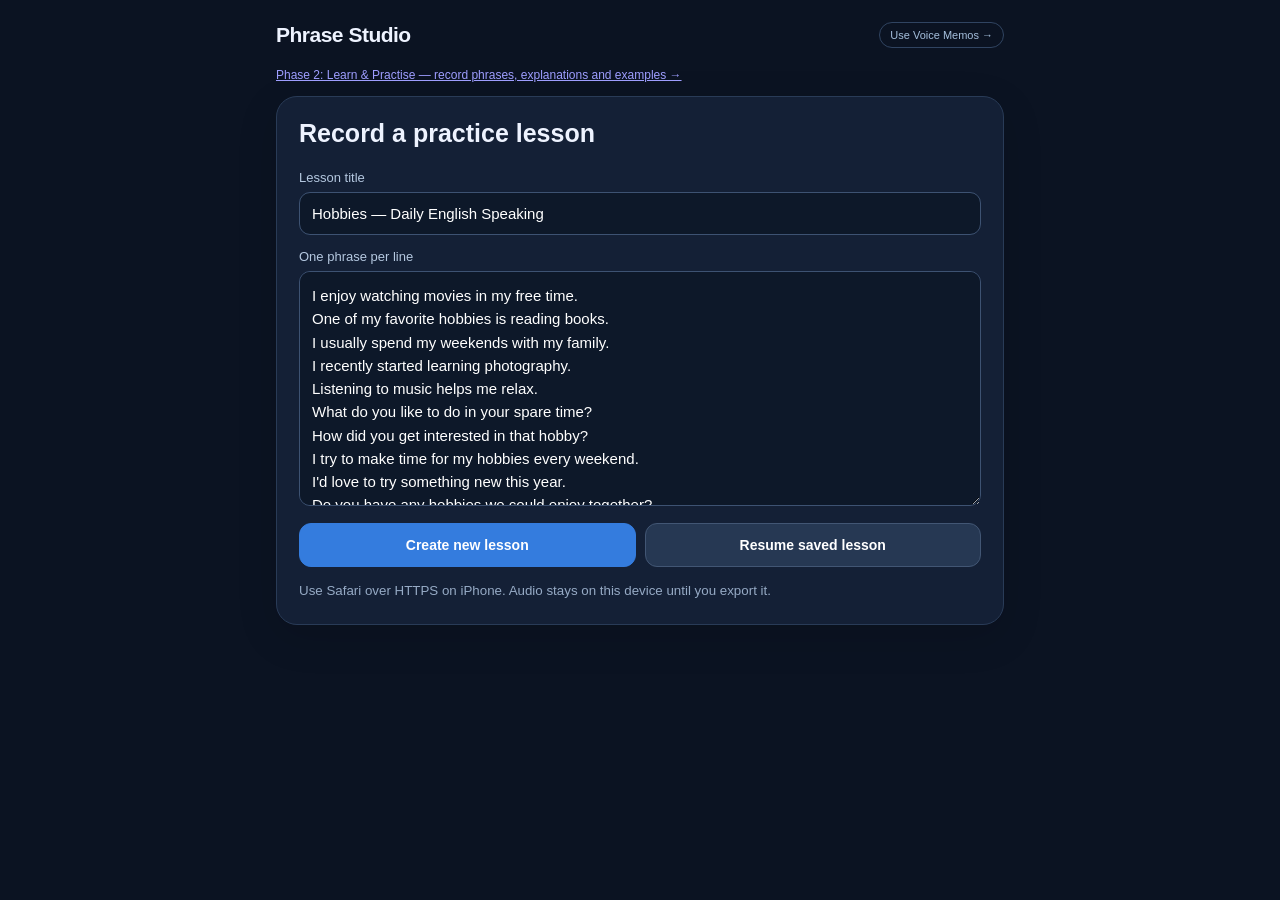
<file: index.html>
<!doctype html><html lang="en"><head><meta charset="utf-8"><meta name="viewport" content="width=device-width, initial-scale=1, viewport-fit=cover"><meta name="theme-color" content="#111c32"><link rel="manifest" href="manifest.webmanifest"><link rel="stylesheet" href="styles.css"><title>Phrase Studio — Recorder</title></head><body><main class="shell"><header><span class="brand">Phrase Studio</span><a class="pill" href="voice-memos.html" style="text-decoration:none">Use Voice Memos →</a></header><p class="hint"><a href="phase2.html">Phase 2: Learn &amp; Practise — record phrases, explanations and examples →</a></p><section class="panel setup" id="setup"><h1>Record a practice lesson</h1><label>Lesson title<input id="lessonTitle" value="Hobbies — Daily English Speaking" maxlength="120"></label><label>One phrase per line<textarea id="phrases" rows="9" spellcheck="false"></textarea></label><div class="actions"><button id="newLesson" class="primary">Create new lesson</button><button id="loadSession">Resume saved lesson</button></div><small>Use Safari over HTTPS on iPhone. Audio stays on this device until you export it.</small></section><section class="panel hidden" id="studio"><div class="stats"><span id="position">Phrase 1 / 1</span><span id="recordStatus" role="status">Ready</span></div><div class="phrase"><div class="eyebrow">SAY THIS PHRASE TWICE</div><div id="phraseText"></div><div class="eyebrow">Speak naturally • tap Next when finished</div></div><div class="quality"><label>Recording quality <select id="recordMode"><option value="balanced" selected>Balanced Voice (recommended)</option><option value="speech">Speech optimized (high gain)</option><option value="natural">Natural (original)</option></select></label><div class="level">Input level <meter id="inputMeter" min="0" max="100" value="0"></meter><span id="levelLabel">—</span></div><small id="micSettings">Browser audio settings vary by device.</small></div><div class="clock"><strong id="elapsed">0.0s</strong><span id="avg">Average: —</span></div><div class="actions"><button id="start" class="primary">● Record</button><button id="next" disabled>Next phrase →</button><button id="stop" disabled>Stop</button></div><div class="actions"><button id="prev">← Previous</button><button id="retake">Retake this phrase</button><button id="play">▶ Play saved</button></div><div class="actions"><button id="export" class="primary">Export session ZIP</button><button id="backSetup">Lessons</button></div><p class="hint" id="notice">Each phrase saves locally. A retake replaces only that phrase's audio.</p><div class="list"><h2>Phrase progress</h2><div id="phraseList"></div></div></section></main><script src="app.js"></script></body></html>
</file>
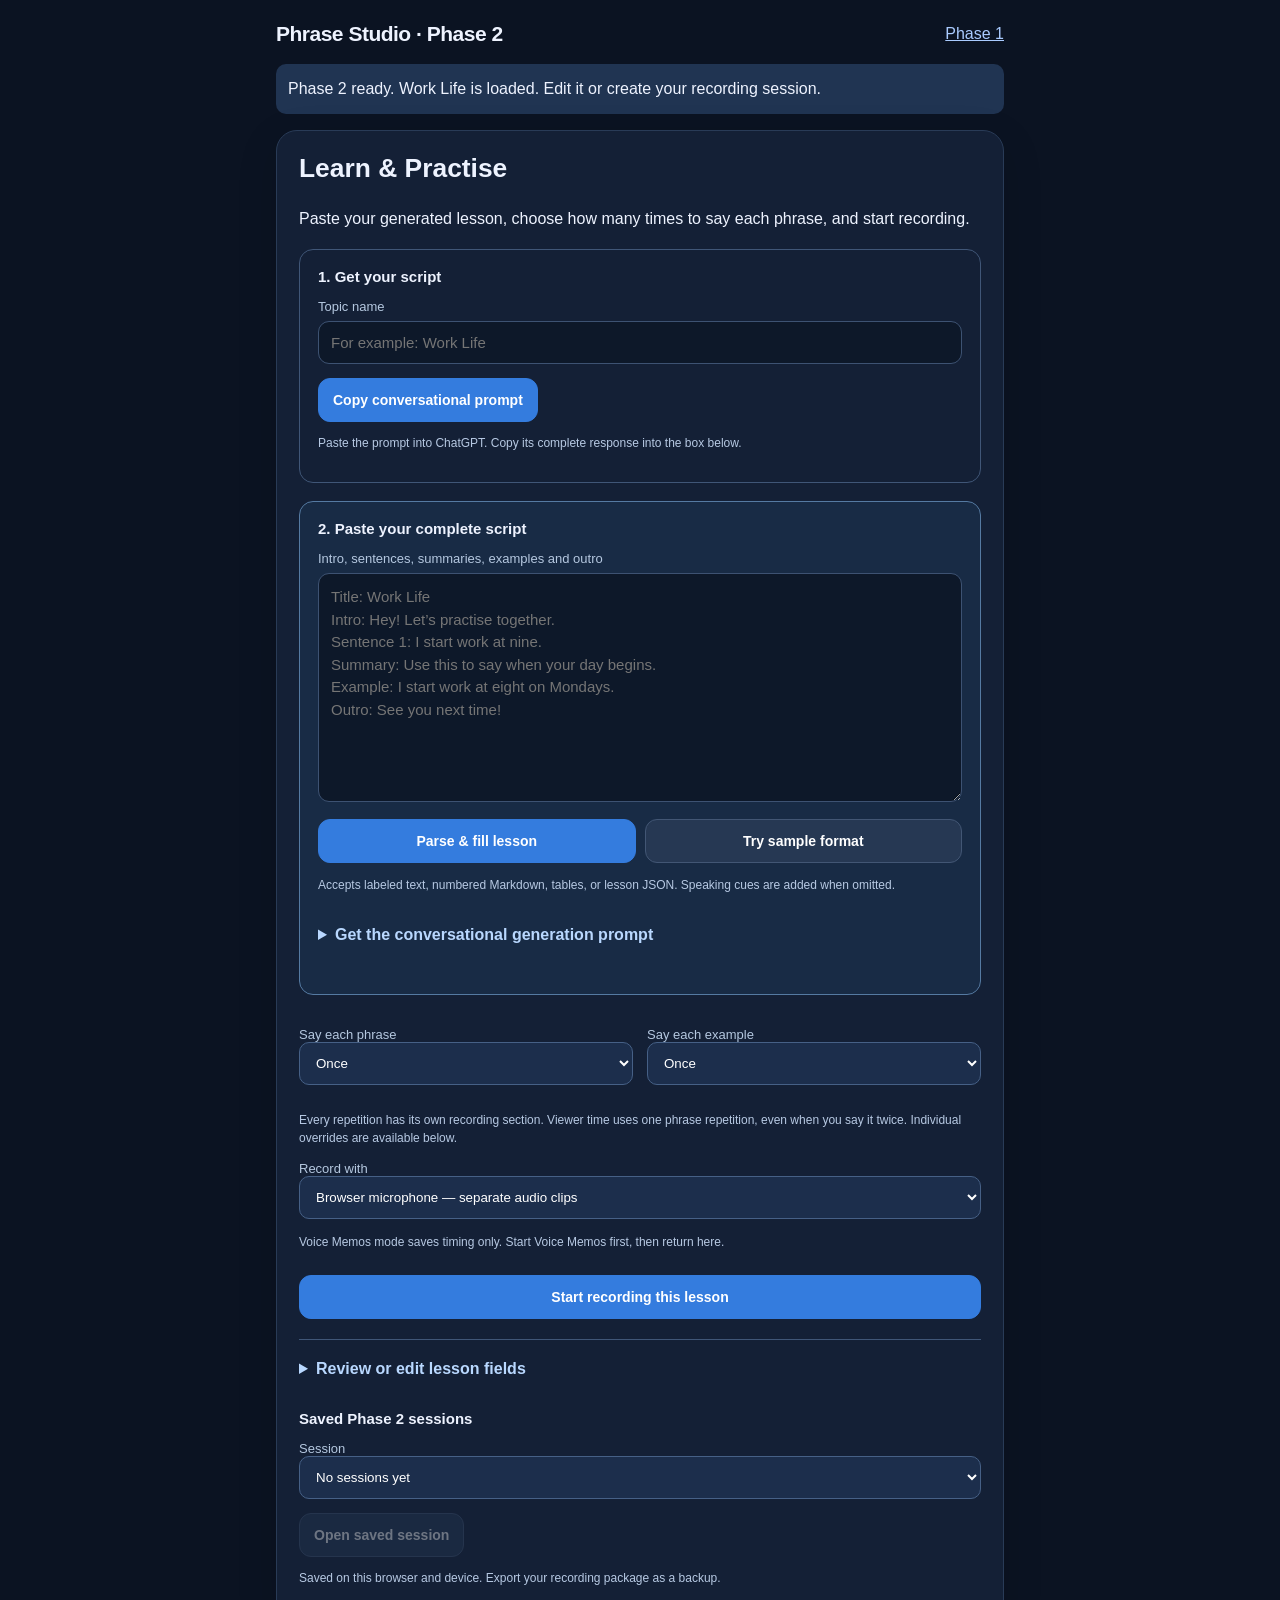
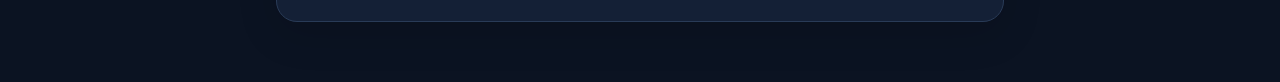
<file: phase2.html>
<!doctype html>
<html lang="en"><head><meta charset="utf-8"><meta name="viewport" content="width=device-width,initial-scale=1,viewport-fit=cover"><meta name="theme-color" content="#111c32"><title>Phrase Studio — Phase 2</title><link rel="stylesheet" href="styles.css"><link rel="stylesheet" href="phase2.css?v=8"></head>
<body><main class="shell"><header><span class="brand">Phrase Studio · Phase 2</span><a href="./">Phase 1</a></header>
<p id="notice" role="status" aria-live="polite">Opening your saved lessons…</p>
<section class="panel" id="setup"><h1>Learn &amp; Practise</h1><p>Paste your generated lesson, choose how many times to say each phrase, and start recording.</p>
<section class="topic-panel"><h2>1. Get your script</h2><label>Topic name<input id="topicName" placeholder="For example: Work Life" maxlength="150"></label><button id="copyTopicPrompt" class="primary">Copy conversational prompt</button><p class="hint">Paste the prompt into ChatGPT. Copy its complete response into the box below.</p></section><section class="paste-panel"><h2>2. Paste your complete script</h2><label for="pasteScript">Intro, sentences, summaries, examples and outro<textarea id="pasteScript" rows="9" placeholder="Title: Work Life
Intro: Hey! Let’s practise together.
Sentence 1: I start work at nine.
Summary: Use this to say when your day begins.
Example: I start work at eight on Mondays.
Outro: See you next time!"></textarea></label><div class="actions"><button id="parseScript" class="primary">Parse &amp; fill lesson</button><button id="loadSample">Try sample format</button></div><p id="parseResult" class="hint" aria-live="polite">Accepts labeled text, numbered Markdown, tables, or lesson JSON. Speaking cues are added when omitted.</p>
<details id="promptPanel"><summary>Get the conversational generation prompt</summary><textarea id="generationPrompt" rows="10" readonly aria-label="Reusable generation prompt"></textarea><button id="copyPrompt">Copy generation prompt</button></details></section>
<div class="settings"><label>Say each phrase<select id="phraseRepetitions"><option value="1">Once</option><option value="2">Twice</option></select></label><label>Say each example<select id="exampleRepetitions"><option value="1">Once</option><option value="2">Twice</option></select></label></div><p class="hint">Every repetition has its own recording section. Viewer time uses one phrase repetition, even when you say it twice. Individual overrides are available below.</p>
<label>Record with<select id="source"><option value="browser">Browser microphone — separate audio clips</option><option value="voice-memos">Apple Voice Memos — timing companion</option></select></label><p class="hint">Voice Memos mode saves timing only. Start Voice Memos first, then return here.</p>
<button id="quickCreate" class="primary" disabled>Start recording this lesson</button>
<details id="reviewFields"><summary>Review or edit lesson fields</summary>
<div class="actions"><button id="workLife">Load Work Life lesson</button><button id="blank">New blank lesson</button><button id="importButton">Import lesson JSON</button><input id="importFile" type="file" accept=".json,application/json" hidden></div>
<label>Lesson title<input id="title" maxlength="120"></label><label>Introduction<textarea id="intro" rows="5"></textarea></label>
<div class="settings"><label>Extra speaking time (seconds)<input id="buffer" type="number" min="0" max="10" step="0.5" value="1"></label><label>Minimum viewer time (seconds)<input id="minimum" type="number" min="1" max="30" step="0.5" value="3"></label></div>
<p class="hint">Automatic time = the recorded phrase alone + extra speaking time, with the minimum above. You can set an exact time for each phrase.</p>
<div id="lessonPhrases"></div><button id="addPhrase">+ Add phrase</button><label>Outro<textarea id="outro" rows="5"></textarea></label>
<div class="actions"><button id="create" class="primary" disabled>Create recording session</button><button id="saveLesson">Download lesson script</button></div>
</details><h2>Saved Phase 2 sessions</h2><label>Session<select id="saved"><option>No sessions yet</option></select></label><button id="resume" disabled>Open saved session</button><p class="hint">Saved on this browser and device. Export your recording package as a backup.</p></section>
<section id="studio" class="panel hidden"><div class="stats"><span id="position"></span><span id="status"></span></div><h1 id="lessonName"></h1>
<div id="markerPanel" class="mark hidden"><strong>Say this marker in Voice Memos</strong><p id="marker"></p><p>Speak the marker after starting timing. Then tap “Begin section” immediately before reading.</p></div>
<div class="phrase"><div class="eyebrow" id="sectionLabel"></div><div id="script"></div><p class="hint" id="instruction"></p></div>
<aside id="upNext" class="up-next"></aside><div id="viewerPanel" class="viewer hidden"><strong>YOUR TURN — SAY IT ALOUD!</strong><p id="viewerPhrase"></p><div class="line-area"><div id="practiceLine"></div></div></div>
<details id="recordingOptions"><summary>Recording and practice settings</summary><p id="timing"></p><div id="practiceSettings" class="settings hidden"><label>Exact viewer time (seconds, optional)<input id="override" type="number" min="1" max="120" step="0.5" placeholder="Automatic"></label><button id="saveOverride">Save viewer time</button><button id="previewTimer">Preview timer</button></div>
<div id="micControls"><label>Microphone mode<select id="micMode"><option value="balanced">Balanced Voice</option><option value="speech">Speech optimized</option><option value="natural">Natural</option></select></label><div class="level"><label for="meter">Input level</label><meter id="meter" min="0" max="100" value="0"></meter><span id="level"></span></div></div>
</details><div class="clock"><strong id="elapsed">0.0s</strong></div>
<p id="sourceNote" class="hint hidden"></p>
<div class="capture-controls" aria-label="Recording controls">
<p id="flowHint" class="capture-hint" aria-live="polite"></p>
<div class="actions record-actions"><button id="record" class="primary">Start recording</button><button id="begin" class="primary hidden">Marker spoken — begin section</button><button id="next" class="primary hidden" disabled>Save &amp; next →</button><button id="stopPreview" class="primary hidden" disabled>Stop playback</button></div>
<div class="actions interruption-actions"><button id="pauseRecording" class="hidden" disabled>Pause</button><button id="restartSection" class="hidden" disabled>Redo this section</button></div>
</div>
<details id="stopOptions" class="hidden"><summary>Save and stop here</summary><p class="hint" id="stopHelp">Save this section without moving on. You can continue later.</p><button id="stop" disabled>Save this section &amp; stop</button></details>
<details id="recordingHelp"><summary>How pause and redo work</summary><p id="interruptionHelp" class="hint"></p></details>
<details id="reviewOptions"><summary id="reviewSummary">Review recording</summary>
<div class="actions"><button id="play">Listen to this section</button><button id="previewLesson">Listen to full lesson</button></div>
<div class="actions"><button id="previous">← View previous section</button><button id="skip">View next section →</button></div>
<details id="allSections"><summary>Choose a section</summary><div id="progress"></div></details>
</details>
<details id="downloadOptions"><summary>Finish &amp; download</summary><p class="hint" id="exportHelp"></p><div class="actions"><button id="exportZip" class="primary">Download recording ZIP</button><button id="exportJson">Timing backup (JSON)</button></div></details>
<button id="back" class="quiet-button">← Back to lessons</button>
</section></main><script src="phase2-core.js?v=7"></script><script src="phase2-import.js?v=7"></script><script src="phase2-work-life.js?v=7"></script><script src="phase2.js?v=10"></script></body></html>
</file>
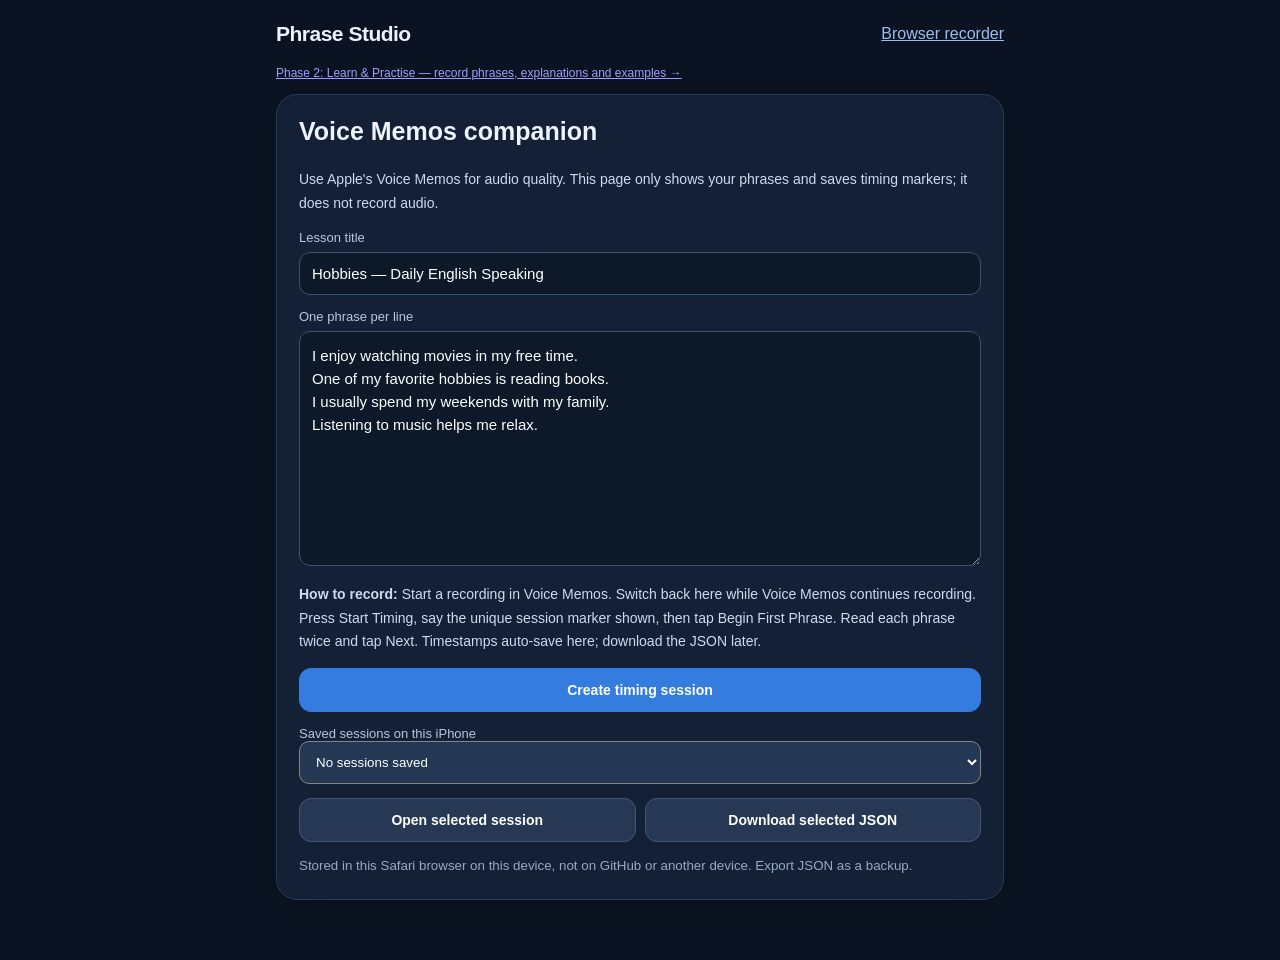
<file: voice-memos.html>
<!doctype html><html lang="en"><head><meta charset="utf-8"><meta name="viewport" content="width=device-width,initial-scale=1,viewport-fit=cover"><meta name="theme-color" content="#111c32"><title>Phrase Studio — Voice Memos Companion</title><link rel="stylesheet" href="styles.css"><style>.hero{text-align:center;padding:22px;background:#203452;border-radius:15px;min-height:180px;display:flex;flex-direction:column;justify-content:center;gap:13px}.hero h1{font-size:clamp(24px,6vw,38px);line-height:1.25;margin:0}.meta{display:flex;justify-content:space-between;gap:8px;font-size:13px;color:#a9bdd7;margin:12px 0}.instructions{line-height:1.7;color:#cedaf0;font-size:14px}.mark{background:#3c3150;border:1px solid #8764ad;border-radius:12px;padding:14px}.mark strong{display:block;margin-bottom:5px}.complete{color:#9ee4b8}button:focus-visible{outline:3px solid white}#nextMemo{min-height:68px;font-size:19px}</style></head><body><main class="shell"><header><span class="brand">Phrase Studio</span><a href="./" style="color:#9ebcec">Browser recorder</a></header><p class="hint"><a href="phase2.html">Phase 2: Learn &amp; Practise — record phrases, explanations and examples →</a></p><section class="panel" id="memoSetup"><h1>Voice Memos companion</h1><p class="instructions">Use Apple's Voice Memos for audio quality. This page only shows your phrases and saves timing markers; it does not record audio.</p><label>Lesson title<input id="memoTitle" value="Hobbies — Daily English Speaking"></label><label>One phrase per line<textarea id="memoPhrases" rows="9"></textarea></label><p class="instructions"><strong>How to record:</strong> Start a recording in Voice Memos. Switch back here while Voice Memos continues recording. Press Start Timing, say the unique session marker shown, then tap Begin First Phrase. Read each phrase twice and tap Next. Timestamps auto-save here; download the JSON later.</p><div class="actions"><button id="createMemo" class="primary">Create timing session</button></div><label>Saved sessions on this iPhone<select id="savedSessions" style="width:100%;padding:12px;background:#243853;color:white;border-radius:10px"><option value="">No sessions yet</option></select></label><div class="actions"><button id="resumeMemo">Open selected session</button><button id="downloadSaved">Download selected JSON</button></div><small>Stored in this Safari browser on this device, not on GitHub or another device. Export JSON as a backup.</small></section><section class="panel hidden" id="memoLive"><div class="meta"><span id="memoCounter"></span><span id="memoState"></span></div><div class="mark"><strong>SYNC MARKER (say once at start)</strong><span id="syncText">Your unique marker appears here</span><small id="sessionIdentity" style="display:block;margin-top:10px"></small></div><div class="hero"><small>READ THIS SENTENCE TWICE</small><h1 id="memoPhrase"></h1></div><div class="meta"><span id="memoClock">00:00.0</span><span id="memoAverage">Average: —</span></div><div class="actions"><button class="primary" id="startMemo">Start timing</button><button id="beginPhrase" disabled>Begin First Phrase</button><button id="nextMemo" disabled>Next phrase →</button></div><div class="actions"><button id="undoMemo" disabled>Undo last Next</button><button id="finishMemo" disabled>Finish session</button></div><div class="actions"><button id="exportMemo" disabled>Download JSON backup</button><button id="restartMemo">Back to lessons</button></div><p id="memoNotice" class="hint" aria-live="polite"></p><p class="hint" id="saveState">All timestamps saved automatically to this browser.</p><small>Timing is relative to Start Timing, not directly to Voice Memos. The Windows app must align the spoken sync marker with the recording. Keep this page visible while timing; switching away can affect accuracy.</small></section></main><script src="voice-memos.js"></script></body></html>
</file>
<file: styles.css>
:root{color-scheme:dark;font-family:-apple-system,BlinkMacSystemFont,"Segoe UI",sans-serif;background:#0b1322;color:#eef3ff}*{box-sizing:border-box}body{margin:0}.shell{max-width:760px;margin:auto;padding:22px 16px 60px}header{display:flex;justify-content:space-between;align-items:center;margin-bottom:18px}.brand{font-size:21px;font-weight:800;letter-spacing:-.5px}.pill{font-size:11px;border:1px solid #304461;color:#a5bfdc;border-radius:40px;padding:6px 10px}.panel{background:#142036;border:1px solid #293b57;border-radius:21px;padding:22px;box-shadow:0 12px 40px #0002}.hidden{display:none!important}h1{margin:0 0 22px;font-size:25px}h2{font-size:15px}label{display:block;margin:14px 0;font-size:13px;color:#b5c8e0}input,textarea{margin-top:7px;width:100%;background:#0d1829;border:1px solid #3d5272;border-radius:11px;color:white;padding:12px;font:inherit;font-size:15px}textarea{line-height:1.55}.actions{display:flex;flex-wrap:wrap;gap:9px;margin:13px 0}button{border:1px solid #425674;border-radius:12px;padding:13px 14px;background:#263853;color:white;font-size:14px;font-weight:600;cursor:pointer;flex:1;min-width:118px}button:disabled{opacity:.38}button.primary{background:#347cde;border-color:#347cde}.stats{display:flex;justify-content:space-between;color:#b5c5da;font-size:13px}.phrase{background:#1c304f;min-height:260px;display:flex;flex-direction:column;align-items:center;justify-content:center;text-align:center;gap:20px;padding:22px;border-radius:16px;margin:18px 0}.eyebrow{font-size:11px;letter-spacing:1.5px;color:#9eb6d5;font-weight:700}#phraseText{font-size:clamp(25px,6vw,40px);font-weight:750;line-height:1.25}.clock{display:flex;justify-content:space-between;align-items:baseline}.clock strong{font-size:25px}.clock span{font-size:12px;color:#a6b8d3}.hint{font-size:12px;color:#b7c9e3;line-height:1.5}.list{border-top:1px solid #354864;margin-top:20px;padding-top:4px}.item{display:flex;align-items:center;justify-content:space-between;gap:10px;border-bottom:1px solid #253855;padding:11px 0;font-size:13px}.item small{color:#8fa9c9;flex-shrink:0}small{color:#96aac5;line-height:1.6}
.quality{background:#101b2d;border-radius:12px;padding:12px;margin:12px 0}.quality label{margin:0 0 10px}.quality select{display:block;width:100%;margin-top:6px;padding:10px;background:#213754;color:white;border:1px solid #526a8c;border-radius:9px}.level{display:flex;align-items:center;gap:9px;font-size:12px;color:#c8d6e9}.level meter{width:100%;height:16px}.quality small{display:block;margin-top:9px}
</file>
<file: phase2.css>
a{color:#aacbff}p{line-height:1.6}h1{font-size:1.65rem}textarea,input,select{box-sizing:border-box;width:100%}textarea{resize:vertical}select{padding:12px;background:#1c2e4c;color:white;border-radius:10px;border:1px solid #466086}button{touch-action:manipulation}button:focus-visible,a:focus-visible{outline:3px solid #fff;outline-offset:3px}.settings{display:flex;flex-wrap:wrap;gap:14px;align-items:end}.settings>*{flex:1;min-width:160px}.phrase-editor{margin:18px 0;padding:18px;border:1px solid #405677;border-radius:14px}.phrase-editor h2{font-size:1.1rem}.phrase-editor label{margin-top:12px}.mark{padding:16px;border:1px solid #957bb5;border-radius:12px;background:#332747}.phrase #script{font-size:clamp(23px,5vw,34px);line-height:1.5;white-space:pre-wrap;overflow-wrap:anywhere}.viewer{text-align:center;padding:24px 18px;border-radius:14px;background:#18374a;margin:16px 0}.line-area{height:8px;width:100%;margin-top:24px;overflow:hidden}#practiceLine{width:100%;height:6px;background:#64e8be;transform-origin:left center;transform:scaleX(1)}#progress{display:grid;gap:8px}#progress button{text-align:left;width:100%;overflow-wrap:anywhere}#progress button[aria-current=true]{border:2px solid #8ab7ff}#notice{padding:12px;border-radius:10px;background:#203452;overflow-wrap:anywhere}.level{display:flex;gap:10px;align-items:center}.level label{margin:0}#viewerPhrase{font-size:clamp(24px,5vw,36px)}.hidden{display:none!important}#timing{font-weight:600;color:#a8e9d8}@media(max-width:500px){.actions button{flex:1 1 45%}.shell{padding:12px}.panel{padding:17px}}

.paste-panel{padding:18px;border:1px solid #557aa2;border-radius:14px;background:#182b45;margin:18px 0}.paste-panel h2{margin-top:0}.paste-panel textarea{font-size:15px;line-height:1.5}details{margin:20px 0}summary{cursor:pointer;font-weight:600;padding:12px 0;color:#b9d8ff}#quickCreate{margin-top:12px;width:100%}#parseResult{white-space:pre-line}.repetition-settings{margin-top:12px}#generationPrompt{margin:10px 0}#reviewFields{border-top:1px solid #405677;padding-top:8px}

.topic-panel{border:1px solid #405677;border-radius:14px;padding:18px;margin:18px 0}.topic-panel h2{margin-top:0}.up-next{padding:14px;border-left:3px solid #699cd0;background:#1a2b43;color:#c8dbed;line-height:1.5;margin-top:14px;max-height:120px;overflow:auto}.record-actions{position:sticky;bottom:0;background:#15233b;padding:12px 0 calc(12px + env(safe-area-inset-bottom));z-index:2;box-shadow:0 -8px 18px #101b2c}#recordingOptions{padding:10px;border:1px solid #405677;border-radius:12px}

.interruption-actions button{border-color:#9f8758;background:#3c3540}.interruption-actions{position:sticky;bottom:84px;background:#15233b;padding:6px 0;z-index:2}#interruptionHelp{line-height:1.5}

.capture-controls{position:sticky;bottom:0;z-index:3;background:#15233b;padding:8px 0 calc(8px + env(safe-area-inset-bottom));box-shadow:0 -8px 18px #101b2c}.capture-controls .record-actions,.capture-controls .interruption-actions{position:static;padding:0;background:transparent;box-shadow:none}.capture-controls .interruption-actions{margin-top:8px}

/* One primary action for the current recording state. */
.capture-controls .record-actions{margin:0}.capture-controls .record-actions button{width:100%;flex:1 1 100%;min-height:52px;font-size:16px}
.capture-controls .interruption-actions{margin:8px 0 0;gap:10px}.capture-controls .interruption-actions button{min-height:44px;background:transparent;border-color:#526580;font-size:14px;flex:1 1 40%}.capture-controls .interruption-actions button.primary{background:#347cde;border-color:#347cde}
.capture-hint{font-size:13px;line-height:1.45;color:#c8dbed;margin:0 0 10px}.capture-controls .interruption-actions:has(> .hidden:first-child):has(> .hidden:last-child){display:none}
#reviewOptions,#downloadOptions,#stopOptions{border-top:1px solid #354864;padding-top:3px}#recordingHelp{margin:8px 0}#sourceNote{border-left:2px solid #8096b7;padding-left:10px}
.quiet-button{background:transparent;border:0;min-width:0;padding:12px 0;color:#b9d8ff;font-weight:500}#downloadOptions button{min-height:48px}
</file>
